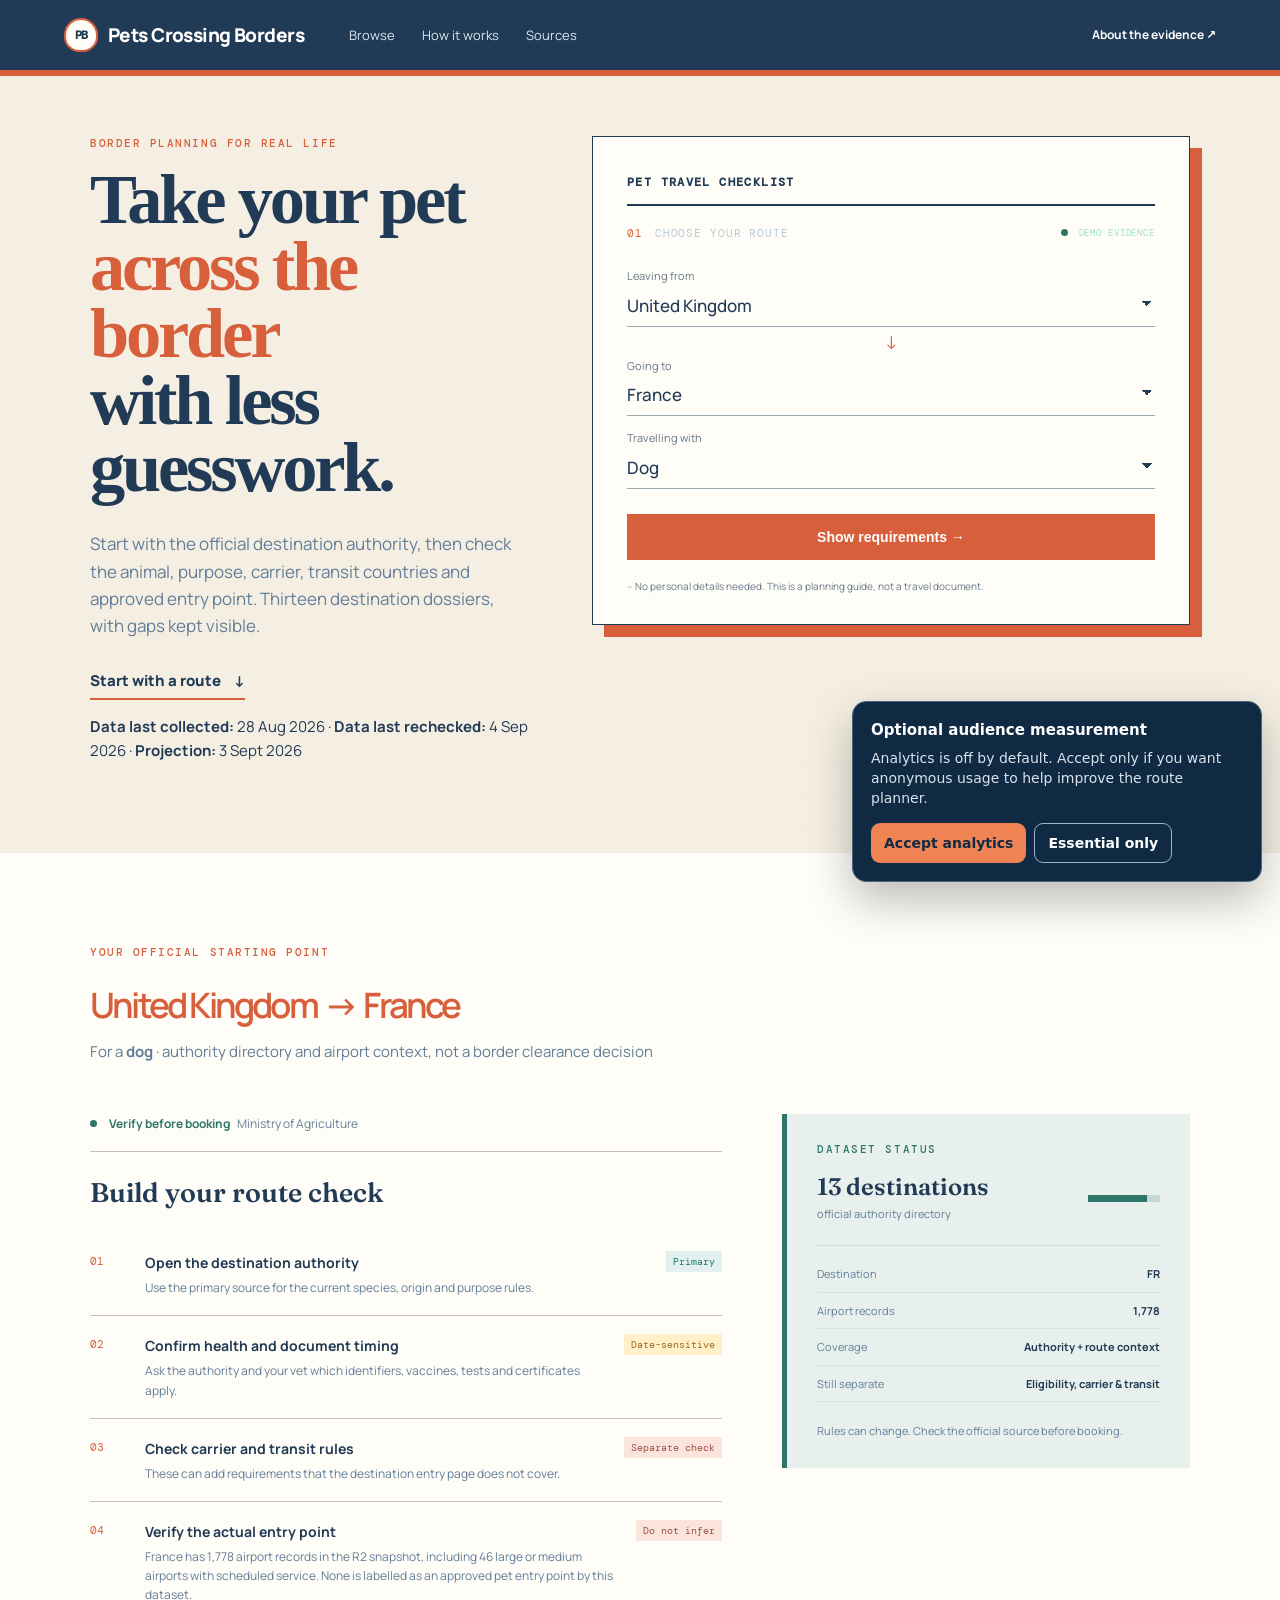
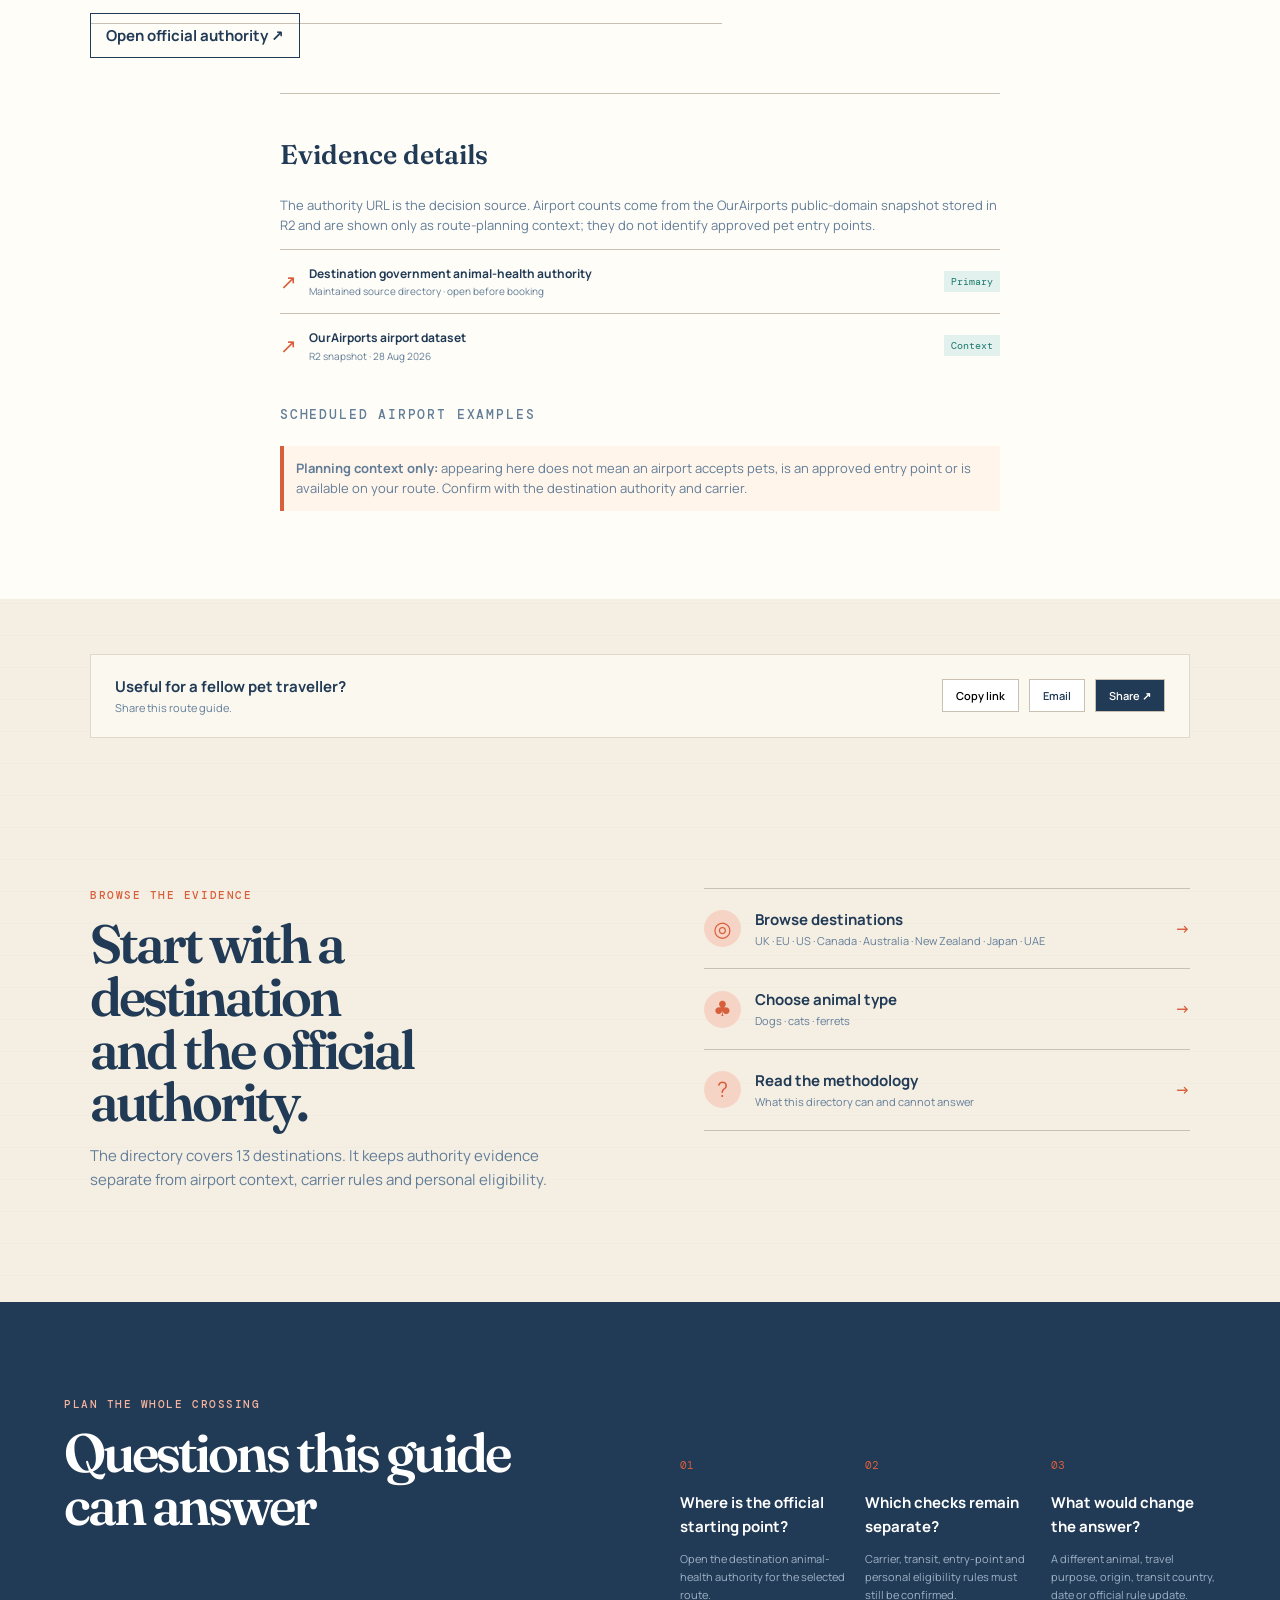
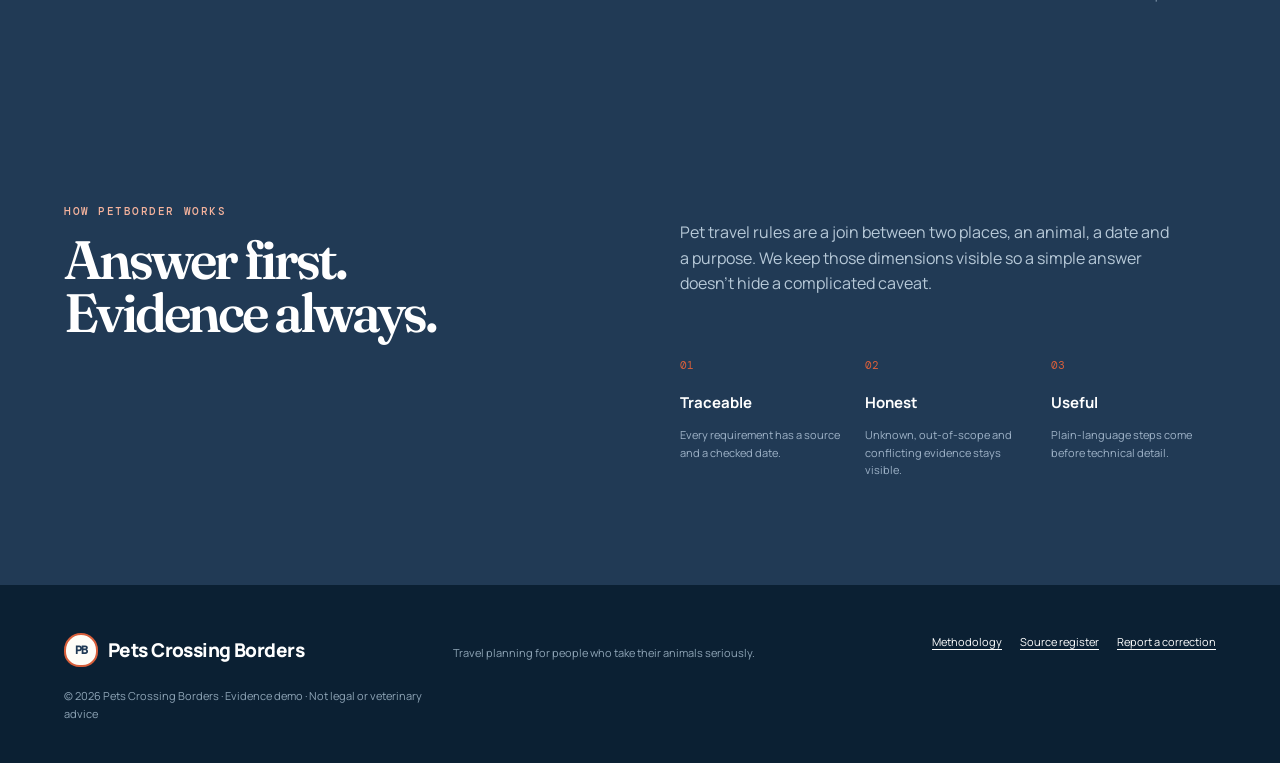
<file: index.html>
<!doctype html>
<html lang="en">
<head>
  <meta charset="utf-8">
  <meta name="viewport" content="width=device-width, initial-scale=1">
  <title>Pets Crossing Borders — travel requirements, without the guesswork</title>
  <meta name="description" content="Official pet-travel authority directory for 13 destinations, with R2-derived airport context and clear limits before you book.">
  <meta name="robots" content="index,follow">
  <link rel="canonical" href="https://petscrossingborders.com/">
  <meta name="theme-color" content="#102a43">
  <meta property="og:title" content="Pets Crossing Borders — travel requirements, without the guesswork">
  <meta property="og:description" content="Check the documents, health steps and timing to plan a pet's border crossing.">
  <meta property="og:type" content="website">
  <meta property="og:url" content="https://petscrossingborders.com/">
  <meta name="twitter:card" content="summary">
  <link rel="icon" href="/favicon.svg" type="image/svg+xml">
  <link rel="stylesheet" href="styles.css">
</head>
<body>
  <header class="topbar">
    <a class="brand" href="#top" aria-label="Pets Crossing Borders home"><span class="brand-mark">PB</span><span>Pets Crossing Borders</span></a>
    <nav aria-label="Main navigation"><a href="#browse">Browse</a><a href="#method">How it works</a><a href="#sources">Sources</a></nav>
    <a class="header-link" href="#method">About the evidence <span aria-hidden="true">↗</span></a>
  </header>

  <main id="top">
    <section class="hero" aria-labelledby="hero-title">
      <div class="hero-copy">
        <p class="eyebrow">Border planning for real life</p>
        <h1 id="hero-title">Take your pet<br><em>across the border</em><br>with less guesswork.</h1>
        <p class="lede">Start with the official destination authority, then check the animal, purpose, carrier, transit countries and approved entry point. Thirteen destination dossiers, with gaps kept visible.</p>
        <a class="text-link" href="#lookup">Start with a route <span aria-hidden="true">↓</span></a>
        <p><strong>Data last collected:</strong> <time datetime="2026-08-28">28 Aug 2026</time> · <strong>Data last rechecked:</strong> <time datetime="2026-09-04">4 Sep 2026</time> · <strong>Projection:</strong> <time id="projection-date">loading…</time></p>
      </div>
      <div class="route-card" id="lookup">
        <div class="card-top"><span class="step">01</span><span>Choose your route</span><span class="signal"><i></i> demo evidence</span></div>
        <form id="lookup-form">
          <label for="from">Leaving from</label>
          <select id="from"><option value="gb">United Kingdom</option><option value="fr">France</option><option value="ie">Ireland</option></select>
          <div class="route-arrow" aria-hidden="true">↓</div>
          <label for="to">Going to</label>
          <select id="to"><option value="FR">France</option></select>
          <label for="animal">Travelling with</label>
          <select id="animal"><option value="dog">Dog</option><option value="cat">Cat</option><option value="ferret">Ferret</option></select>
          <button class="button" type="submit">Show requirements <span aria-hidden="true">→</span></button>
        </form>
        <p class="form-note"><span class="lock" aria-hidden="true">⌁</span> No personal details needed. This is a planning guide, not a travel document.</p>
      </div>
    </section>

    <section class="answer-wrap" id="answer" aria-live="polite">
      <div class="section-intro"><p class="eyebrow">Your official starting point</p><h2><span id="route-from">United Kingdom</span> <span>→</span> <span id="route-to">France</span></h2><p class="muted">For a <strong id="animal-label">dog</strong> · authority directory and airport context, not a border clearance decision</p></div>
      <div class="answer-grid">
        <article class="answer-main"><div class="answer-status"><span class="status-dot"></span><strong>Verify before booking</strong><span id="authority-name">Ministry of Agriculture</span></div><h3>Build your route check</h3><ol class="requirements"><li><span class="number">01</span><div><strong>Open the destination authority</strong><p>Use the primary source for the current species, origin and purpose rules.</p></div><span class="tag verified">Primary</span></li><li><span class="number">02</span><div><strong>Confirm health and document timing</strong><p>Ask the authority and your vet which identifiers, vaccines, tests and certificates apply.</p></div><span class="tag timing">Date-sensitive</span></li><li><span class="number">03</span><div><strong>Check carrier and transit rules</strong><p>These can add requirements that the destination entry page does not cover.</p></div><span class="tag check">Separate check</span></li><li><span class="number">04</span><div><strong>Verify the actual entry point</strong><p id="airport-context">Airport records are context only; they are not a list of approved pet entry points.</p></div><span class="tag check">Do not infer</span></li></ol><a class="outline-button" id="authority-link" href="https://agriculture.gouv.fr/travel-coming-france-your-pet" rel="external">Open official authority ↗</a></article>
        <aside class="evidence-panel"><p class="eyebrow">Dataset status</p><div class="confidence"><div><strong>13 destinations</strong><span>official authority directory</span></div><div class="confidence-bar"><i></i></div></div><dl><div><dt>Destination</dt><dd id="destination-code">FR</dd></div><div><dt>Airport records</dt><dd id="airport-count">loading…</dd></div><div><dt>Coverage</dt><dd>Authority + route context</dd></div><div><dt>Still separate</dt><dd>Eligibility, carrier &amp; transit</dd></div></dl><p class="panel-foot">Rules can change. Check the official source before booking.</p></aside>
      </div>
      <div class="details" id="details"><h3>Evidence details</h3><p>The authority URL is the decision source. Airport counts come from the OurAirports public-domain snapshot stored in R2 and are shown only as route-planning context; they do not identify approved pet entry points.</p><div class="source-row"><span class="source-icon">↗</span><span><strong>Destination government animal-health authority</strong><small>Maintained source directory · open before booking</small></span><span class="tag verified">Primary</span></div><div class="source-row"><span class="source-icon">↗</span><span><strong>OurAirports airport dataset</strong><small>R2 snapshot · 28 Aug 2026</small></span><span class="tag verified">Context</span></div><div class="airport-section"><p class="eyebrow">Scheduled airport examples</p><div class="airport-grid" id="airport-examples"></div><p class="airport-warning"><strong>Planning context only:</strong> appearing here does not mean an airport accepts pets, is an approved entry point or is available on your route. Confirm with the destination authority and carrier.</p></div></div>
    </section>

    <section class="share-strip" aria-label="Share this guide"><span><strong>Useful for a fellow pet traveller?</strong><small>Share this route guide.</small></span><button type="button" class="share-button" id="copy-link">Copy link</button><a class="share-button" id="email-link" href="mailto:?subject=PetBorder route guide">Email</a><button type="button" class="share-button primary" id="native-share">Share <span aria-hidden="true">↗</span></button></section>

    <section class="browse" id="browse"><div><p class="eyebrow">Browse the evidence</p><h2>Start with a destination<br>and the official authority.</h2><p class="muted">The directory covers 13 destinations. It keeps authority evidence separate from airport context, carrier rules and personal eligibility.</p></div><div class="browse-links"><a href="#lookup"><span class="round-icon">◎</span><span><strong>Browse destinations</strong><small>UK · EU · US · Canada · Australia · New Zealand · Japan · UAE</small></span><b>→</b></a><a href="#lookup"><span class="round-icon paw">♣</span><span><strong>Choose animal type</strong><small>Dogs · cats · ferrets</small></span><b>→</b></a><a href="#method"><span class="round-icon">?</span><span><strong>Read the methodology</strong><small>What this directory can and cannot answer</small></span><b>→</b></a></div></section>

    <section class="method" aria-labelledby="questions-title"><div><p class="eyebrow">Plan the whole crossing</p><h2 id="questions-title">Questions this guide can answer</h2></div><div class="method-copy"><div class="principles"><div><span>01</span><strong>Where is the official starting point?</strong><p>Open the destination animal-health authority for the selected route.</p></div><div><span>02</span><strong>Which checks remain separate?</strong><p>Carrier, transit, entry-point and personal eligibility rules must still be confirmed.</p></div><div><span>03</span><strong>What would change the answer?</strong><p>A different animal, travel purpose, origin, transit country, date or official rule update.</p></div></div></div></section>

    <section class="method" id="method"><div><p class="eyebrow">How PetBorder works</p><h2>Answer first.<br>Evidence always.</h2></div><div class="method-copy"><p>Pet travel rules are a join between two places, an animal, a date and a purpose. We keep those dimensions visible so a simple answer doesn’t hide a complicated caveat.</p><div class="principles"><div><span>01</span><strong>Traceable</strong><p>Every requirement has a source and a checked date.</p></div><div><span>02</span><strong>Honest</strong><p>Unknown, out-of-scope and conflicting evidence stays visible.</p></div><div><span>03</span><strong>Useful</strong><p>Plain-language steps come before technical detail.</p></div></div></div></section>
  </main>
  <footer id="sources"><div class="brand footer-brand"><span class="brand-mark">PB</span><span>Pets Crossing Borders</span></div><p>Travel planning for people who take their animals seriously.</p><div class="footer-links"><a href="#method">Methodology</a><a href="#sources">Source register</a><a href="/corrections.html">Report a correction</a></div><small>© 2026 Pets Crossing Borders · Evidence demo · Not legal or veterinary advice</small></footer>
  <script src="app.js" defer></script>
  <script src="analytics-consent.js" defer></script>
</body>
</html>
</file>
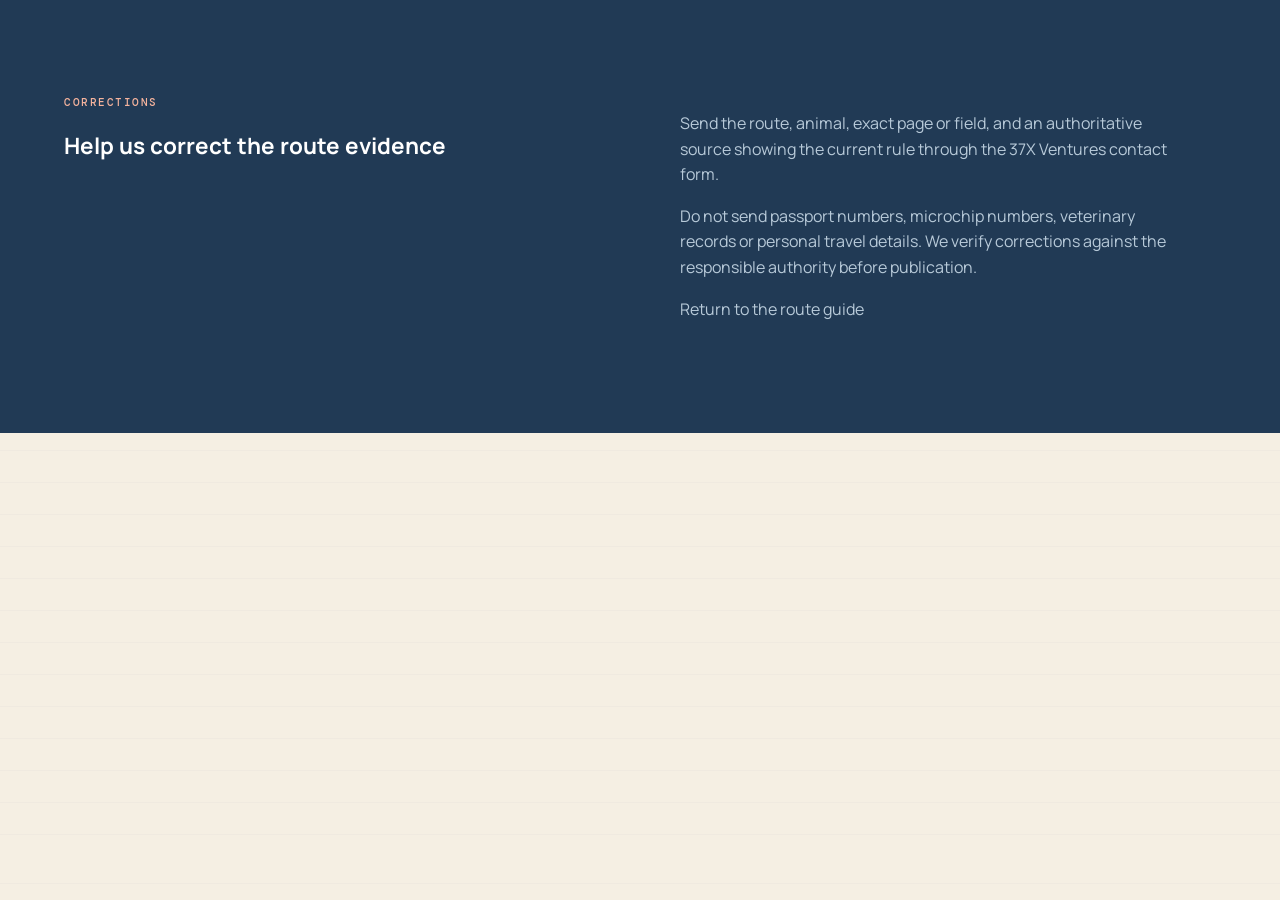
<file: corrections/index.html>
<!doctype html><html lang="en"><head><meta charset="utf-8"><meta name="viewport" content="width=device-width,initial-scale=1"><meta name="robots" content="noindex,follow"><title>Corrections · Pets Crossing Borders</title><meta name="description" content="Report stale or incorrect pet-border evidence."><link rel="canonical" href="https://petscrossingborders.com/corrections"><link rel="icon" href="/favicon.svg" type="image/svg+xml"><link rel="stylesheet" href="/styles.css"></head><body><main id="top"><section class="method"><div><p class="eyebrow">Corrections</p><h1>Help us correct the route evidence</h1></div><div class="method-copy"><p>Send the route, animal, exact page or field, and an authoritative source showing the current rule through the <a href="https://37xventures.com/#contact">37X Ventures contact form</a>.</p><p>Do not send passport numbers, microchip numbers, veterinary records or personal travel details. We verify corrections against the responsible authority before publication.</p><p><a href="/">Return to the route guide</a></p></div></section></main></body></html>
</file>
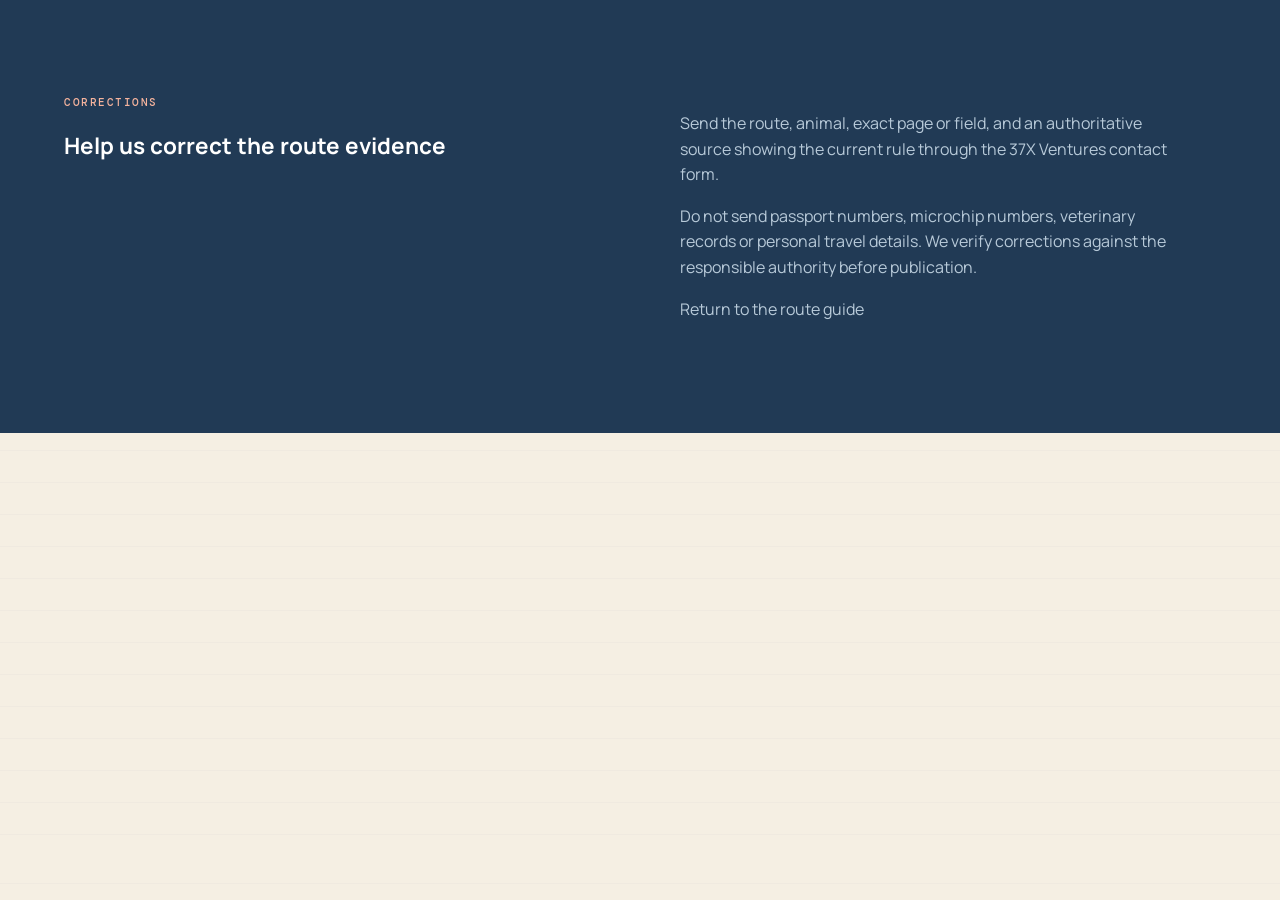
<file: corrections.html>
<!doctype html><html lang="en"><head><meta charset="utf-8"><meta name="viewport" content="width=device-width,initial-scale=1"><meta name="robots" content="noindex,follow"><title>Corrections · Pets Crossing Borders</title><meta name="description" content="Report stale or incorrect pet-border evidence."><link rel="canonical" href="https://petscrossingborders.com/corrections.html"><link rel="icon" href="/favicon.svg" type="image/svg+xml"><link rel="stylesheet" href="/styles.css"></head><body><main id="top"><section class="method"><div><p class="eyebrow">Corrections</p><h1>Help us correct the route evidence</h1></div><div class="method-copy"><p>Send the route, animal, exact page or field, and an authoritative source showing the current rule through the <a href="https://37xventures.com/#contact">37X Ventures contact form</a>.</p><p>Do not send passport numbers, microchip numbers, veterinary records or personal travel details. We verify corrections against the responsible authority before publication.</p><p><a href="/">Return to the route guide</a></p></div></section></main></body></html>
</file>
<file: styles.css>
@import url('https://fonts.googleapis.com/css2?family=DM+Mono:wght@400;500&family=Fraunces:opsz,wght@9..144,500;9..144,600&family=Manrope:wght@400;500;600;700;800&display=swap');
:root{--ink:#102a43;--muted:#627d98;--cream:#f7f4ed;--paper:#fffdf8;--coral:#ef8354;--teal:#2a9d8f;--line:#d9e2ec}
*{box-sizing:border-box}
html{scroll-behavior:smooth}
body{margin:0;background:var(--cream);color:var(--ink);font:15px/1.6 Manrope,system-ui,sans-serif}
a{color:inherit;text-decoration:none}
.topbar{height:78px;display:flex;align-items:center;gap:45px;padding:0 max(5vw,28px);background:var(--cream);border-bottom:1px solid #e6e0d4}
.brand{display:flex;align-items:center;gap:10px;font-weight:800;letter-spacing:-.03em;font-size:19px}
.brand-mark{display:grid;place-items:center;width:34px;height:34px;border-radius:11px;background:var(--coral);color:white;font:600 12px 'DM Mono',monospace;letter-spacing:-.1em}
.topbar nav{display:flex;gap:27px;font-size:13px;color:var(--muted)}
.header-link{margin-left:auto;font-size:12px;font-weight:700}
.hero{display:grid;grid-template-columns:1fr 500px;gap:9vw;max-width:1240px;margin:auto;padding:105px 5vw 130px}
.eyebrow{margin:0 0 16px;color:var(--coral);font:500 11px 'DM Mono',monospace;letter-spacing:.14em;text-transform:uppercase}
.hero h1,h2{font:600 clamp(43px,5.8vw,78px)/.98 Fraunces,serif;letter-spacing:-.055em;margin:0}
.hero h1 em{color:var(--coral);font-style:normal}
.lede{max-width:430px;margin:30px 0;color:var(--muted);font-size:17px}
.text-link{display:inline-flex;gap:13px;font-weight:800;border-bottom:2px solid var(--coral);padding-bottom:5px}
.route-card{background:var(--ink);color:#fffdf8;padding:27px 30px 24px;box-shadow:18px 18px 0 #d8e4dd}
.card-top{display:flex;gap:12px;align-items:center;color:#b7c9d8;font:11px 'DM Mono',monospace;text-transform:uppercase;letter-spacing:.08em;margin-bottom:27px}
.step{color:var(--coral)}
.signal{margin-left:auto;font-size:9px;color:#9ee0c9}
.signal i,.status-dot{display:inline-block;width:7px;height:7px;background:var(--teal);border-radius:50%;margin-right:5px}
.route-card label{display:block;font-size:11px;color:#9fb3c8;margin:13px 0 4px}
.route-card select{width:100%;border:0;border-bottom:1px solid #486279;background:transparent;color:white;font:500 17px Manrope;padding:5px 0 9px;appearance:none;background-image:linear-gradient(45deg,transparent 50%,#9fb3c8 50%),linear-gradient(135deg,#9fb3c8 50%,transparent 50%);background-position:calc(100% - 8px) 12px,calc(100% - 3px) 12px;background-size:5px 5px;background-repeat:no-repeat}
.route-arrow{text-align:center;color:var(--coral);font-size:18px;height:17px}
.button{width:100%;margin-top:25px;border:0;background:var(--coral);color:white;padding:15px;font-weight:800;font-size:14px;cursor:pointer}
.form-note{color:#8fa5b7;font-size:10px;margin:18px 0 0}
.lock{color:#9ee0c9}
.answer-wrap{background:var(--paper);padding:92px 5vw 75px}
.answer-wrap>*{max-width:1100px;margin-left:auto;margin-right:auto}
.section-intro h2{font-size:51px}
.section-intro h2 span{color:var(--coral);font-family:Manrope;font-size:35px}
.muted{color:var(--muted)}
.answer-grid{display:grid;grid-template-columns:1.55fr 1fr;gap:60px;margin-top:50px}
.answer-main h3,.details h3{font:600 27px Fraunces;margin:24px 0}
.answer-status{display:flex;align-items:center;gap:7px;border-bottom:1px solid var(--line);padding-bottom:18px;font-size:12px;color:var(--muted)}
.answer-status strong{color:var(--teal)}
.requirements{list-style:none;margin:0;padding:0}
.requirements li{display:grid;grid-template-columns:38px 1fr auto;gap:17px;padding:18px 0;border-bottom:1px solid var(--line);align-items:start}
.number{font:11px 'DM Mono';color:var(--coral);padding-top:3px}
.requirements strong{font-size:14px}
.requirements p{color:var(--muted);font-size:12px;margin:3px 0 0}
.tag{font:10px 'DM Mono';padding:4px 7px;white-space:nowrap}
.verified{color:#1d786d;background:#e2f1ed}
.timing{color:#9c6820;background:#fff0c9}
.check{color:#9b5144;background:#fbe4dc}
.outline-button{margin-top:20px;border:1px solid var(--ink);padding:11px 15px;background:transparent;color:var(--ink);font-weight:700;cursor:pointer}
.evidence-panel{background:#eaf3ef;padding:28px 30px;align-self:start}
.evidence-panel .eyebrow{color:var(--teal)}
.confidence{display:flex;justify-content:space-between;align-items:center;border-bottom:1px solid #cbded7;padding-bottom:20px}
.confidence strong{display:block;font:600 24px Fraunces}
.confidence span{font-size:11px;color:var(--muted)}
.confidence-bar{width:72px;height:7px;background:#c4d9d2}
.confidence-bar i{display:block;width:82%;height:100%;background:var(--teal)}
dl{margin:10px 0}
dl div{display:flex;justify-content:space-between;padding:9px 0;border-bottom:1px solid #d6e5df;font-size:11px}
dt{color:var(--muted)}
dd{margin:0;font-weight:700;text-align:right}
.panel-foot{font-size:11px;color:var(--muted);margin:20px 0 0}
.details{border-top:1px solid var(--line);margin-top:45px;padding-top:20px;max-width:720px!important}
.details p{color:var(--muted);font-size:13px}
.source-row{display:flex;align-items:center;gap:12px;border-top:1px solid var(--line);padding:14px 0;font-size:12px}
.source-row span:nth-child(2){flex:1}
.source-row small{display:block;color:var(--muted)}
.source-icon{color:var(--coral);font-size:20px}
.airport-section{margin-top:28px}.airport-section .eyebrow{margin-bottom:10px}.airport-grid{display:grid;grid-template-columns:repeat(2,1fr);gap:8px}.airport-grid article{position:relative;display:flex;flex-direction:column;padding:12px 70px 12px 12px;border:1px solid var(--line);background:white}.airport-grid b{font-size:12px}.airport-grid span,.airport-grid small{font-size:10px;color:var(--muted)}.airport-grid a{position:absolute;right:12px;top:12px;color:var(--coral);font-size:10px;font-weight:800}.airport-warning{padding:12px;border-left:4px solid var(--coral);background:#fff5ea!important}
.share-strip{max-width:1100px;margin:55px auto;padding:20px 24px;border:1px solid #ded7ca;display:flex;align-items:center;gap:10px;background:#fbf8f0}
.share-strip span:first-child{margin-right:auto}
.share-strip strong,.share-strip small{display:block}
.share-strip small{color:var(--muted);font-size:11px}
.share-button{border:1px solid var(--line);background:white;padding:8px 13px;font:600 11px Manrope;cursor:pointer}
.share-button.primary{background:var(--ink);color:white}
.browse{display:grid;grid-template-columns:1fr 1fr;gap:10vw;max-width:1100px;margin:0 auto;padding:95px 0}
.browse h2,.method h2{font-size:54px}
.browse-links{border-top:1px solid var(--line)}
.browse-links a{display:flex;align-items:center;gap:14px;padding:19px 0;border-bottom:1px solid var(--line)}
.round-icon{display:grid;place-items:center;width:37px;height:37px;border-radius:50%;background:#f6d4c5;color:var(--coral);font-size:21px}
.browse-links span:nth-child(2){flex:1}
.browse-links small{display:block;color:var(--muted);font-size:11px}
.browse-links b{color:var(--coral)}
.method{background:var(--ink);color:white;padding:95px 5vw;display:grid;grid-template-columns:1fr 1.1fr;gap:10vw}
.method .eyebrow{color:#9ee0c9}
.method-copy>p{color:#b7c9d8;font-size:16px;max-width:490px}
.principles{display:grid;grid-template-columns:repeat(3,1fr);gap:20px;margin-top:55px}
.principles span{color:var(--coral);font:11px 'DM Mono'}
.principles strong{display:block;margin-top:15px}
.principles p{font-size:11px;color:#9fb3c8}
footer{padding:48px 5vw 40px;background:#0b2033;color:white;display:grid;grid-template-columns:1fr 1fr 1fr;gap:15px;align-items:start}
footer p,footer small{color:#8fa5b7;font-size:11px}
.footer-links{display:flex;gap:18px;font-size:11px;justify-content:flex-end}
.footer-links a{text-decoration:underline;text-underline-offset:3px}
@media(max-width:800px){.topbar{height:68px;gap:18px}
.topbar nav{display:none}
.header-link{font-size:11px}
.hero{display:block;padding:65px 22px 90px}
.hero h1{font-size:53px}
.route-card{margin-top:55px;padding:23px;box-shadow:10px 10px 0 #d8e4dd}
.answer-wrap{padding:65px 22px}
.section-intro h2{font-size:39px}
.answer-grid,.browse,.method{display:block}
.evidence-panel{margin-top:40px}
.airport-grid{grid-template-columns:1fr}
.share-strip{margin:35px 22px;flex-wrap:wrap}
.share-strip span:first-child{width:100%;margin-bottom:7px}
.browse{padding:60px 22px}
.browse-links{margin-top:45px}
.method{padding:65px 22px}
.method h2{font-size:45px}
.method-copy{margin-top:40px}
.principles{gap:10px;margin-top:35px}
.principles p{font-size:10px}
footer{display:block;padding:38px 22px}
.footer-links{justify-content:flex-start;margin:25px 0;flex-wrap:wrap}
}

/* Pets Crossing Borders: practical pet-passport planner */
:root{--ink:#213a55;--cream:#f5efe3;--paper:#fffdf7;--coral:#d85f3b;--teal:#2d7669;--line:#c9c0b1}body{background-color:#f5efe3;background-image:repeating-linear-gradient(0deg,transparent,transparent 31px,rgba(33,58,85,.045) 32px)}.topbar{height:auto;min-height:76px;background:#213a55;color:#fff;border-bottom:6px solid #d85f3b}.brand-mark{border-radius:50% 50% 45% 45%;background:#fffdf7;color:#213a55;border:2px solid #d85f3b}.topbar nav{color:#dce6ef}.hero{max-width:1180px;padding:60px 40px 75px;grid-template-columns:.85fr 1.15fr;gap:60px;align-items:start}.hero h1{font-family:Georgia,serif;font-size:clamp(3rem,5.5vw,5.7rem);line-height:.95;letter-spacing:-.045em}.hero h1 em{color:#d85f3b}.route-card{position:relative;background:#fffdf7;color:#213a55;border:1px solid #213a55;padding:38px 34px 30px;box-shadow:12px 12px 0 #d85f3b}.route-card:before{content:'PET TRAVEL CHECKLIST';display:block;border-bottom:2px solid #213a55;padding-bottom:14px;margin-bottom:20px;font:700 .72rem 'DM Mono',monospace;letter-spacing:.12em}.route-card label{color:#657789}.route-card select{color:#213a55;border-bottom:1px solid #9aa8b2;background-image:linear-gradient(45deg,transparent 50%,#213a55 50%),linear-gradient(135deg,#213a55 50%,transparent 50%)}.route-arrow{color:#d85f3b}.button{background:#d85f3b}.form-note{color:#657789}.answer-wrap{background:#fffdf7}.evidence-panel{background:#e7f0ec;border-left:5px solid #2d7669}.method{background:#213a55}.method .eyebrow{color:#f5b39d}@media(max-width:800px){.topbar{background:#213a55}.hero{padding:38px 20px 64px}.hero h1{font-size:3.15rem}.route-card{margin-top:34px;box-shadow:8px 8px 0 #d85f3b}}
</file>
